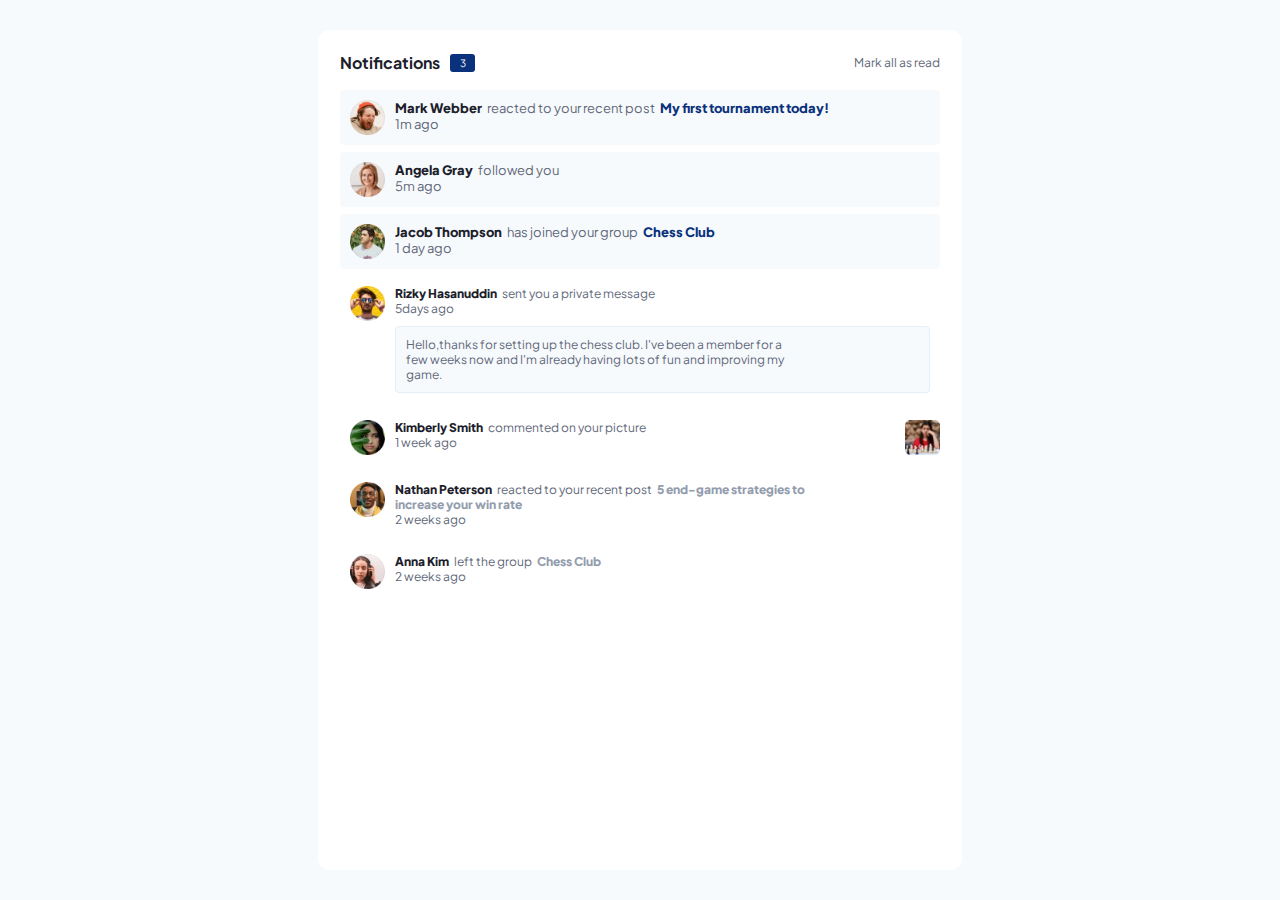
<file: index.html>
<!DOCTYPE html>
<html>
    <head>
        <link rel="stylesheet" href="notifications-page.css">
    </head>

    <body>
        <div class="notifications-container">
            
            
            <div class="header">
                <div class="header-div1"><h4>Notifications</h4> <button>3</button></div>
                <div class="header-div2">Mark all as read</div>
            </div>
            
            
            <div class="unread-message">
                
                <div class="profile-pic-container">
                    <img src="images\avatar-mark-webber.webp" alt="">
                </div>
                
                
                <div class="details-container">
                    
                    <div class="all-details">
                        <p><span class="person">Mark Webber</span><span class="action">reacted to your recent post</span><span class="subject">My first tournament today!</span></p>
                    </div>
                    
                    <div class="time">1m ago</div>
                
                </div>
            
            </div>
            
            
            <div class="unread-message">

                <div class="profile-pic-container">
                    <img src="images\avatar-angela-gray.webp" alt="">
                </div>
                
                
                <div class="details-container">
                    
                    <div class="all-details">
                        <p><span class="person">Angela Gray</span><span class="action">followed you</span></p>
                    </div>
                    
                    <div class="time">5m ago</div>
                
                </div>
            
            </div>
            
            
            <div class="unread-message">

                <div class="profile-pic-container">
                    <img src="images\avatar-jacob-thompson.webp" alt="">
                </div>
                
                
                <div class="details-container">
                    
                    <div class="all-details">
                        <p><span class="person">Jacob Thompson</span><span class="action">has joined your group</span><span class="subject">Chess Club</span></p>
                    </div>
                    
                    <div class="time">1 day ago</div>
                
                </div>
            
            </div>
            
            
            <div class="read-message">
                <div class="profile-pic-container">
                    <img src="images\avatar-rizky-hasanuddin.webp" alt="">
                </div>
                
                
                <div class="details-container">
                    
                    <div class="all-details">
                        <p><span class="person">Rizky Hasanuddin</span><span class="action">sent you a private message</span></p>
                    </div>
                    
                    <div class="time">5days ago</div>
                    <div class="private-message-container">
                        <div class="paragraph-div">
                            <p>
                                Hello,thanks for setting up the chess club. I've been a member for a few weeks now and I'm already having lots of fun and improving my game. 
                            </p>
                        </div>
                    </div>
                
                </div>
            </div>
            
            
            <div class="read-message">
                <div class="profile-pic-container">
                    <img src="images\avatar-kimberly-smith.webp" alt="">
                </div>
                
                
                <div class="details-container">
                    
                    <div class="all-details">
                        <p><span class="person">Kimberly Smith</span><span class="action">commented on your picture</span></p>
                    </div>
                    
                    <div class="time">1 week ago</div>
                
                </div>
                
                <div class="commented-picture-container">
                    <img src="images\image-chess.webp" alt="">
                </div>
            
            </div>
            
            
            <div class="read-message">
                <div class="profile-pic-container">
                    <img src="images\avatar-nathan-peterson.webp" alt="">
                </div>
                
                
                <div class="details-container">
                    
                    <div class="all-details">
                        <p><span class="person">Nathan Peterson</span><span class="action">reacted to your recent post</span><span class="subject-read">5 end-game strategies to increase your win rate</span></p>
                    </div>
                    
                    <div class="time">2 weeks ago</div>
                
                </div>
            </div>
            
            
            <div class="read-message">
                <div class="profile-pic-container">
                    <img src="images\avatar-anna-kim.webp" alt="">
                </div>
                
                
                <div class="details-container">
                    
                    <div class="all-details">
                        <p><span class="person">Anna Kim</span><span class="action">left the group</span><span class="subject-read">Chess Club</span></p>
                    </div>
                    
                    <div class="time">2 weeks ago</div>
                
                </div>
            </div>
        
        
        </div>
    </body>
</html>
</file>
<file: notifications-page.css>
@font-face {
    font-family: "Plus Jakarta Sans Extra Bold";
    src: url(fonts/static/PlusJakartaSans-ExtraBold.ttf);
}
@font-face {
    font-family: "Plus Jakarta Sans Medium";
    src: url(fonts/static/PlusJakartaSans-Medium.ttf);
}
@font-face {
    font-family: "Plus Jakarta Sans VariableFont";
    src: url(fonts/PlusJakartaSans-VariableFont_wght.ttf);
}



*{
    margin: 0;
    padding: 0;
}

body{
    background-color: hsl(210, 60%, 98%);
    display: flex;
    flex-direction: column;
    align-items: center;
}

.notifications-container{
    background-color: white;
    font-family: Plus Jakarta Sans VariableFont;
    width: 600px;
    position: absolute;
    bottom: 30px;
    top: 30px;
    border-radius: 12px;
    padding: 22px;
    display: flex;
    flex-direction: column;
}
.header{
    display: flex;
    flex-direction: row;
    margin-bottom: 10px;
}
.header-div1{
    flex: 1;
    display: flex;
    flex-direction: row;
    justify-content: start;
    align-items: center;
}
.header-div1 h4{
    margin-right: 10px;
    color: hsl(224, 21%, 14%)
}
.header-div1 button{
    background-color: hsl(219, 85%, 26%);
    color: white;
    padding-left: px;
    padding-right: px;
    padding-top: px;
    padding-bottom: px;
    width: 25px;
    height: 18px;
    border-style: none;
    border-radius: 3px;
    font-family: Plus Jakarta Sans VariableFont;
    font-size: 10px;
}
.header-div2{
    flex: 1;
    display: flex;
    flex-direction: row;
    justify-content: end;
    align-items: center;
    color: hsl(219, 12%, 42%);
    font-size: 12px;
}
.header-div2:hover{
    cursor: pointer;
}
.unread-message{
    font-size: 13px;
    display: flex;
    flex-direction: row;
    padding: 10px;
    background-color: hsl(210, 60%, 98%);
    border-radius: 4px;
    margin-top: 7px;
}    
.profile-pic-container{
    width: 35px;
    height: 35px;
    border-radius: 17.5px;
}
.profile-pic-container:hover{
    cursor: pointer;
}
.profile-pic-container img{
    height: 35px;
    width: 35px;
    object-fit: contain;
}
.details-container{
    flex: 1;
    margin-left: 10px;
    display: flex;
    flex-direction: column;
}
.all-details{
    display: flex;
    flex-direction: column;
    max-width: 450px;
}
.person{
    color: hsl(224, 21%, 14%);
    font-family: Plus Jakarta Sans Extra Bold;
}
.action{
    margin-left: 5px;
    color: hsl(219, 12%, 42%);
    font-family: Plus Jakarta Sans VariableFont;
}
.subject{
    margin-left: 5px;
    color: hsl(219, 85%, 26%);
    font-family: Plus Jakarta Sans Extra Bold;
}
.subject:hover{
    cursor: pointer;
}
.subject-read{
    margin-left: 5px;
    color: hsl(219, 14%, 63%);
    font-family: Plus Jakarta Sans Extra Bold;
}
.subject-read:hover{
    cursor: pointer;
}
.time{
    color: hsl(219, 12%, 42%);
    font-family: Plus Jakarta Sans VariableFont;
}
.read-message{
    font-size: 12px;
    display: flex;
    flex-direction: row;
    padding: 10px;
    border-radius: 4px;
    margin-top: 7px;
    position: relative;
}
.private-message-container{
    display: flex;
    flex: 1;
    flex-direction: column;
    padding: 10px;
    border-radius: 4px;
    margin-top: 10px;
    border-style: solid;
    border-width: 1px;
    border-color: hsl(211, 68%, 94%);
    background-color: hsl(210, 60%, 98%);
}
.paragraph-div{
    max-width: 380px;
}
.private-message-container:hover{
    cursor: pointer;
}
.private-message-container p{
    color: hsl(219, 12%, 42%);
    font-family: Plus Jakarta Sans VariableFont;
}

.commented-picture-container{
    width: 35px;
    height: 35px;
    border-radius: 17.5px;
    position: absolute;
    right: 0;
}
.commented-picture-container:hover{
    cursor: pointer;
}

.commented-picture-container img{
    width: 35px;
    height: 35px;
    object-fit: contain;
}
</file>
